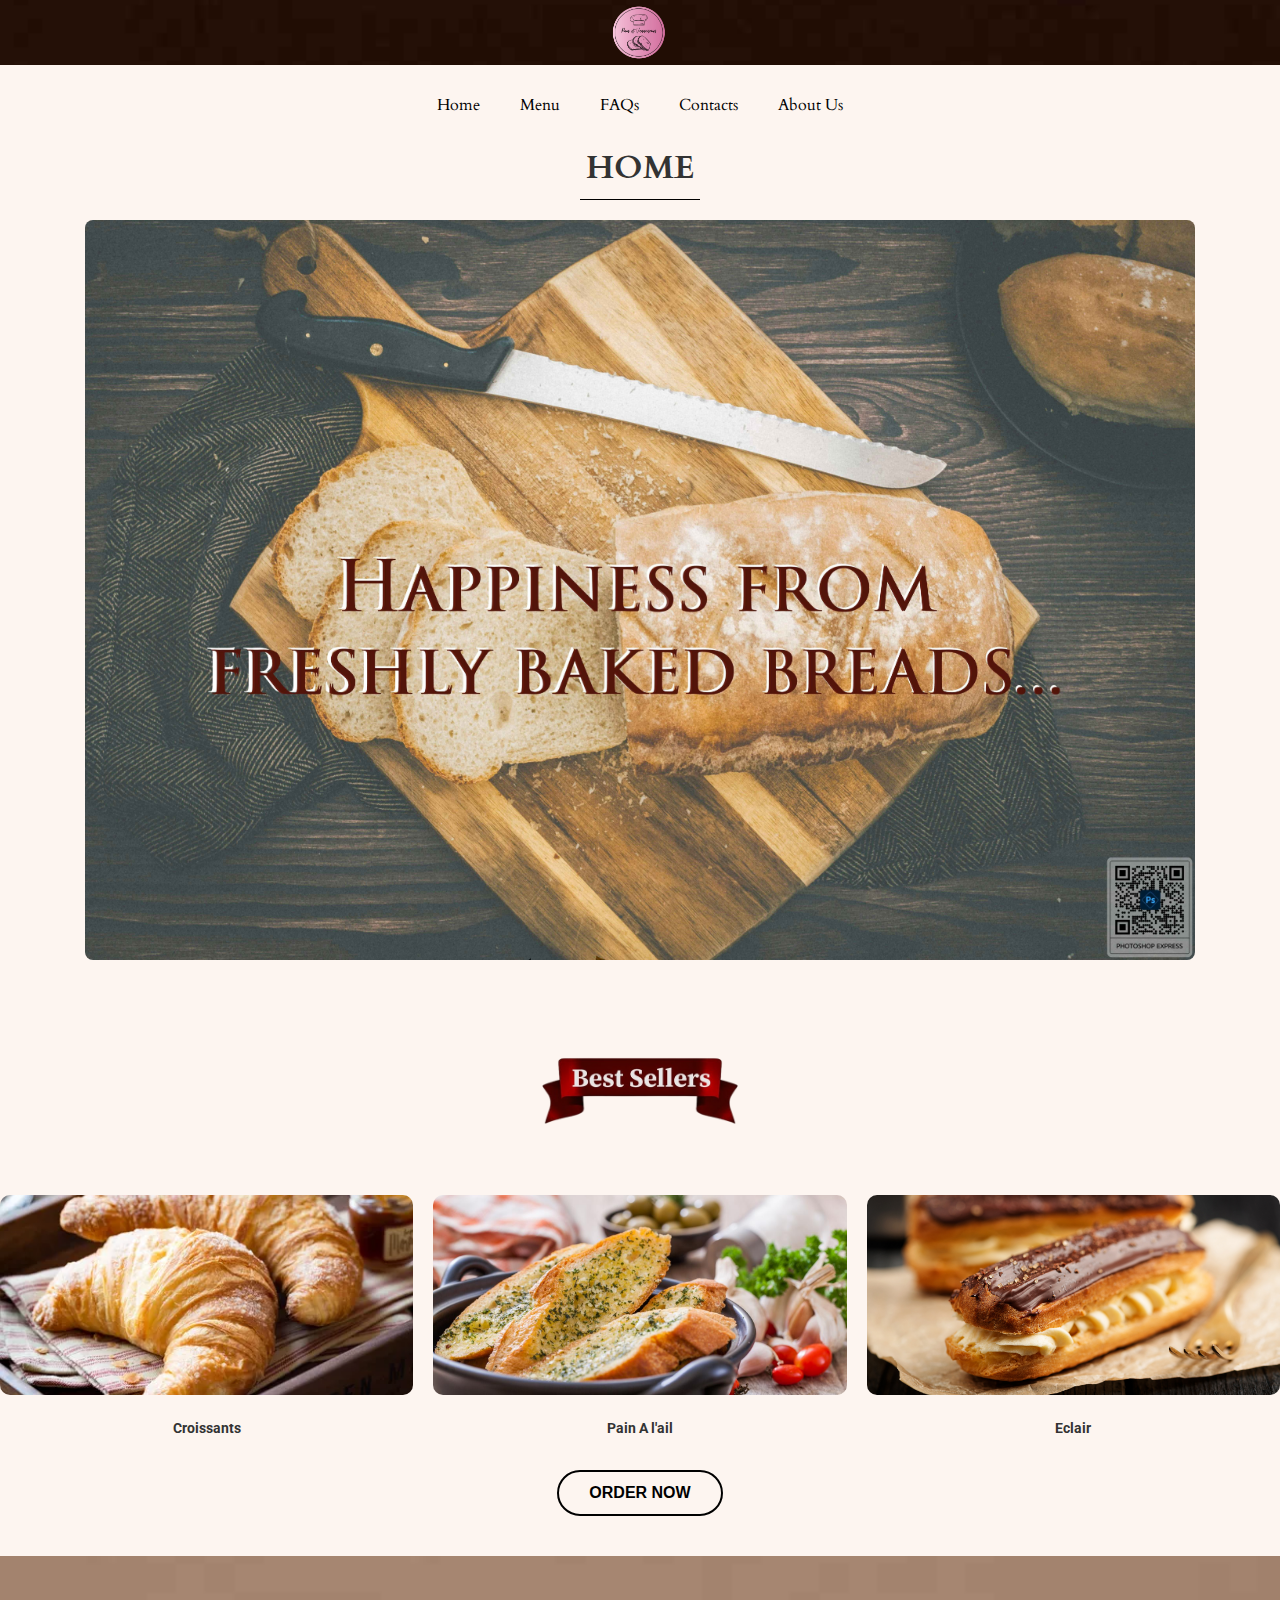
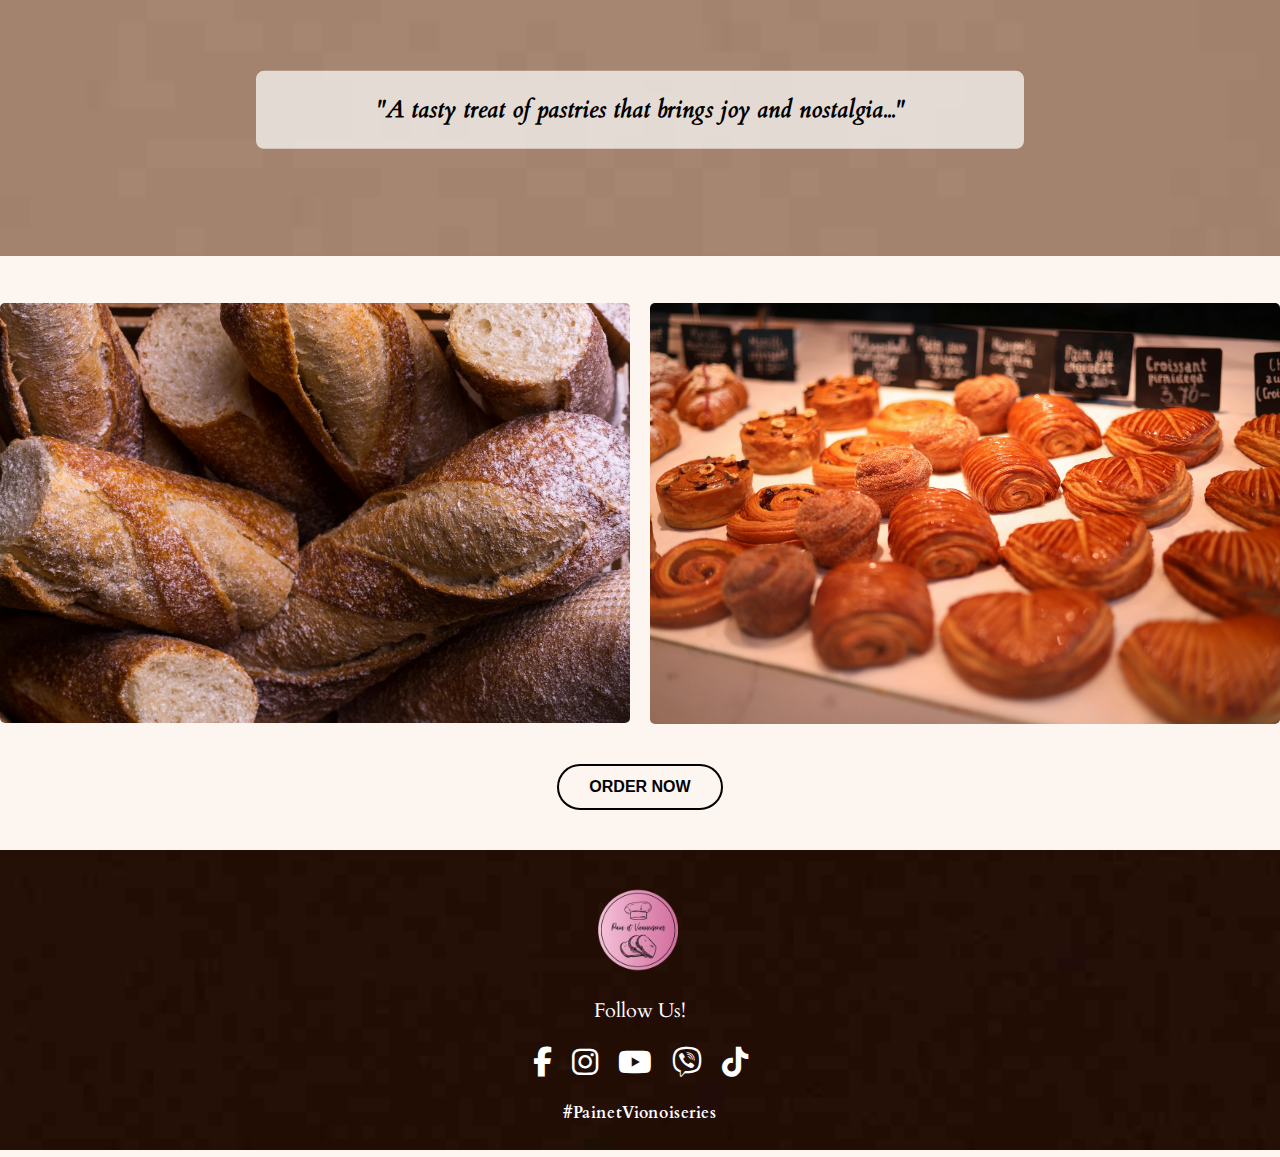
<file: index.html>
<!DOCTYPE html>
<html lang="en">
<head>
  <meta charset="UTF-8">
  <meta name="viewport" content="width=device-width, initial-scale=1.0">
  <title>Pain Et Viennoseries</title>
  <link rel="stylesheet" href="https://cdnjs.cloudflare.com/ajax/libs/font-awesome/6.5.2/css/all.min.css">
  <link rel="preconnect" href="https://fonts.googleapis.com">
  <link rel="preconnect" href="https://fonts.gstatic.com" crossorigin>
  <link href="https://fonts.googleapis.com/css2?family=Cardo:ital,wght@0,400;0,700;1,400&family=Roboto:ital,wght@0,100..900;1,100..900&display=swap" rel="stylesheet">
  <link rel="stylesheet" href="style.css">
</head>
<body>
  <header class="header">
    <img src="77a25f23a641d305a056a1147fbbe6a7.jpg" class="header-img" alt="Header background">
    <img src="Logo (1).png" class="logo" alt="Pain Et Viennoseries Logo">
    <div class="menu-btn" id="menu-btn">&#9776;</div>
    
    <nav class="nav" id="nav">
      <a href="index.html">Home</a>
      <a href="menu.html">Menu</a>
      <a href="faqs.html">FAQs</a>
      <a href="contacts.html">Contacts</a>
      <a href="about-us.html">About Us</a>
    </nav>
    
    <h1 class="header-text">
      HOME <hr>
    </h1>
  </header>

  <div class="container">
    <section class="hero">
      <img src="Pic_1 (1).jpg" class="hero-image" alt="Freshly baked breads">
      </div>
    </section>

    <section class="best-sellers">
      <div class="section-title">
        <img src="Best Seller Banner.png" alt="Best Sellers">
      </div>
      
      <div class="products">
        <div class="product">
          <img src="Croissants .webp" class="product-image" alt="Croissants">
          <div class="product-name">Croissants</div>
        </div>
        
        <div class="product">
          <img src="Pain A I'ail.jpg" class="product-image" alt="Pain A l'ail">
          <div class="product-name">Pain A l'ail</div>
        </div>
        
        <div class="product">
          <img src="Eclair.jpg" class="product-image" alt="Eclair">
          <div class="product-name">Eclair</div>
        </div>
      </div>
      
      <button class="order-now">Order Now</button>
    </section>

    <section class="quote-section">
      <img src="e306fdb55b399d67fb809b16e517e12a-1.jpg" class="quote-bg" alt="Pastries background">
      <p class="quote-text"><em>"A tasty treat of pastries that brings joy and nostalgia..."</em></p>
    </section>

    <section class="gallery">
      <img src="Pic 5 (BREADS).jpg" class="gallery-image" alt="Assorted breads">
      <img src="Pic 6 (PASTRIES).jpg" class="gallery-image" alt="Assorted pastries">
    </section>
    
    <button class="order-now">Order Now</button>
  </div>

  <footer class="footer">
    <img src="77a25f23a641d305a056a1147fbbe6a7-1.jpg" class="footer-background" alt="Footer background">
    
    <div class="footer-content">
      <img src="Logo (1).png" class="footer-logo" alt="Pain Et Viennoseries Logo">
      
      <p class="follow-us">Follow Us!</p>
      
      <div class="social-icons">
        <a href="#"><i class="fa-brands fa-facebook-f"></i></a>
        <a href="#"><i class="fa-brands fa-instagram"></i></a>
        <a href="#"><i class="fa-brands fa-youtube"></i></a>
        <a href="#"><i class="fa-brands fa-viber"></i></a>
        <a href="#"><i class="fa-brands fa-tiktok"></i></a>
      </div>
      
      <p class="hashtag">#PainetVionoiseries</p>
    </div>
  </footer>

  <script src="script.js"></script>
</body>
</html>
</file>
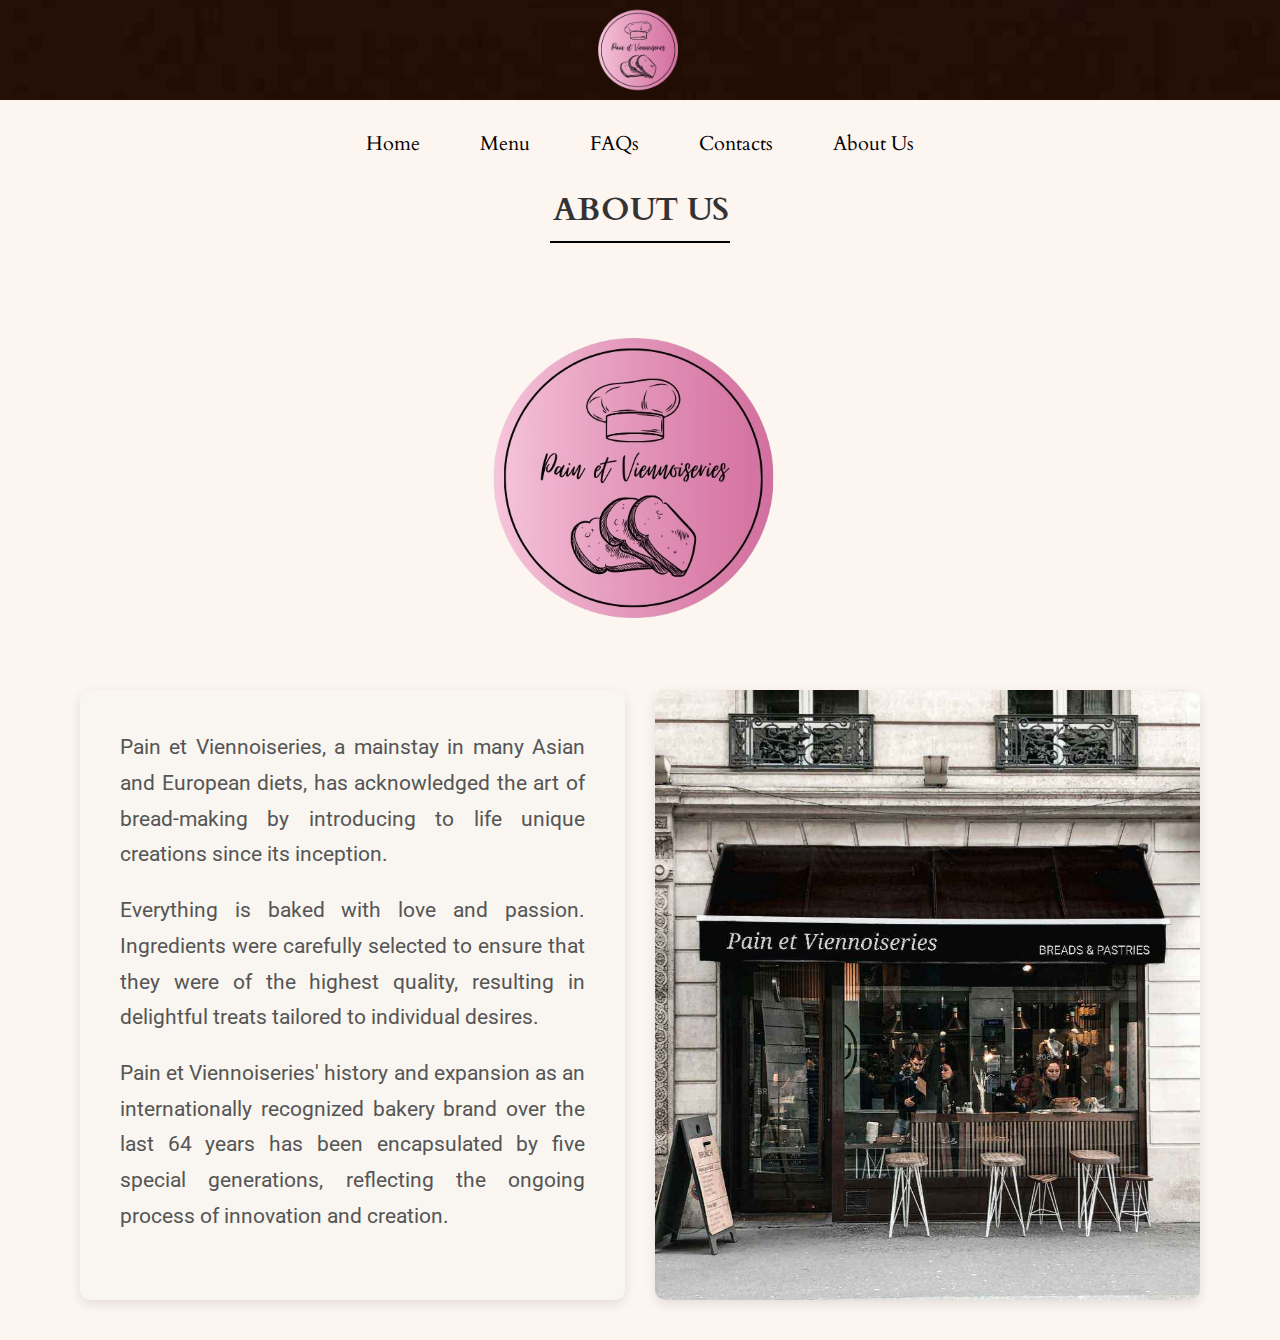
<file: about-us.html>
<!DOCTYPE html>
<html lang="en">
<head>
  <meta charset="UTF-8">
  <meta name="viewport" content="width=device-width, initial-scale=1.0">
  <title>Pain Et Viennoseries - About Us</title>
  <link rel="stylesheet" href="https://cdnjs.cloudflare.com/ajax/libs/font-awesome/6.5.2/css/all.min.css">
  <link rel="preconnect" href="https://fonts.googleapis.com">
  <link rel="preconnect" href="https://fonts.gstatic.com" crossorigin>
  <link href="https://fonts.googleapis.com/css2?family=Cardo:ital,wght@0,400;0,700;1,400&family=Roboto:ital,wght@0,100..900;1,100..900&display=swap" rel="stylesheet">
  <link rel="stylesheet" href="about-us.css">
</head>
<body>
  <header class="header">
    <div class="header-top">
      <img src="77a25f23a641d305a056a1147fbbe6a7.jpg" class="header-img" alt="Header background">
      <img src="Logo (1).png" class="logo" alt="Pain Et Viennoseries Logo">
      <div class="menu-btn" id="menu-btn">
        <span></span>
        <span></span>
        <span></span>
      </div>
    </div>
    
    <nav class="nav" id="nav">
      <a href="index.html" class="nav-link">Home</a>
      <a href="menu.html" class="nav-link">Menu</a>
      <a href="faqs.html" class="nav-link">FAQs</a>
      <a href="contacts.html" class="nav-link">Contacts</a>
      <a href="about-us.html" class="nav-link">About Us</a>
    </nav>
    
    <h1 class="header-text">
      ABOUT US <hr>
    </h1>
  </header>

  <div class="about-container">
    <div class="about-content">
      <div class="about-logo">
        <img src="Logo (1).png" alt="Pain Et Viennoseries Logo">
      </div>
      
      <div class="about-description">
        <p>Pain et Viennoiseries, a mainstay in many Asian and European diets, has acknowledged the art of bread-making by introducing to life unique creations since its inception.</p>
        
        <p>Everything is baked with love and passion. Ingredients were carefully selected to ensure that they were of the highest quality, resulting in delightful treats tailored to individual desires.</p>
        
        <p>Pain et Viennoiseries' history and expansion as an internationally recognized bakery brand over the last 64 years has been encapsulated by five special generations, reflecting the ongoing process of innovation and creation.</p>
      </div>
      
      <div class="about-image">
        <img src="received_329683743556953.jpg" alt="Our Bakery Location">
      </div>
    </div>
  </div>
  <script src="about-us.js"></script>
</body>
</html>
</file>
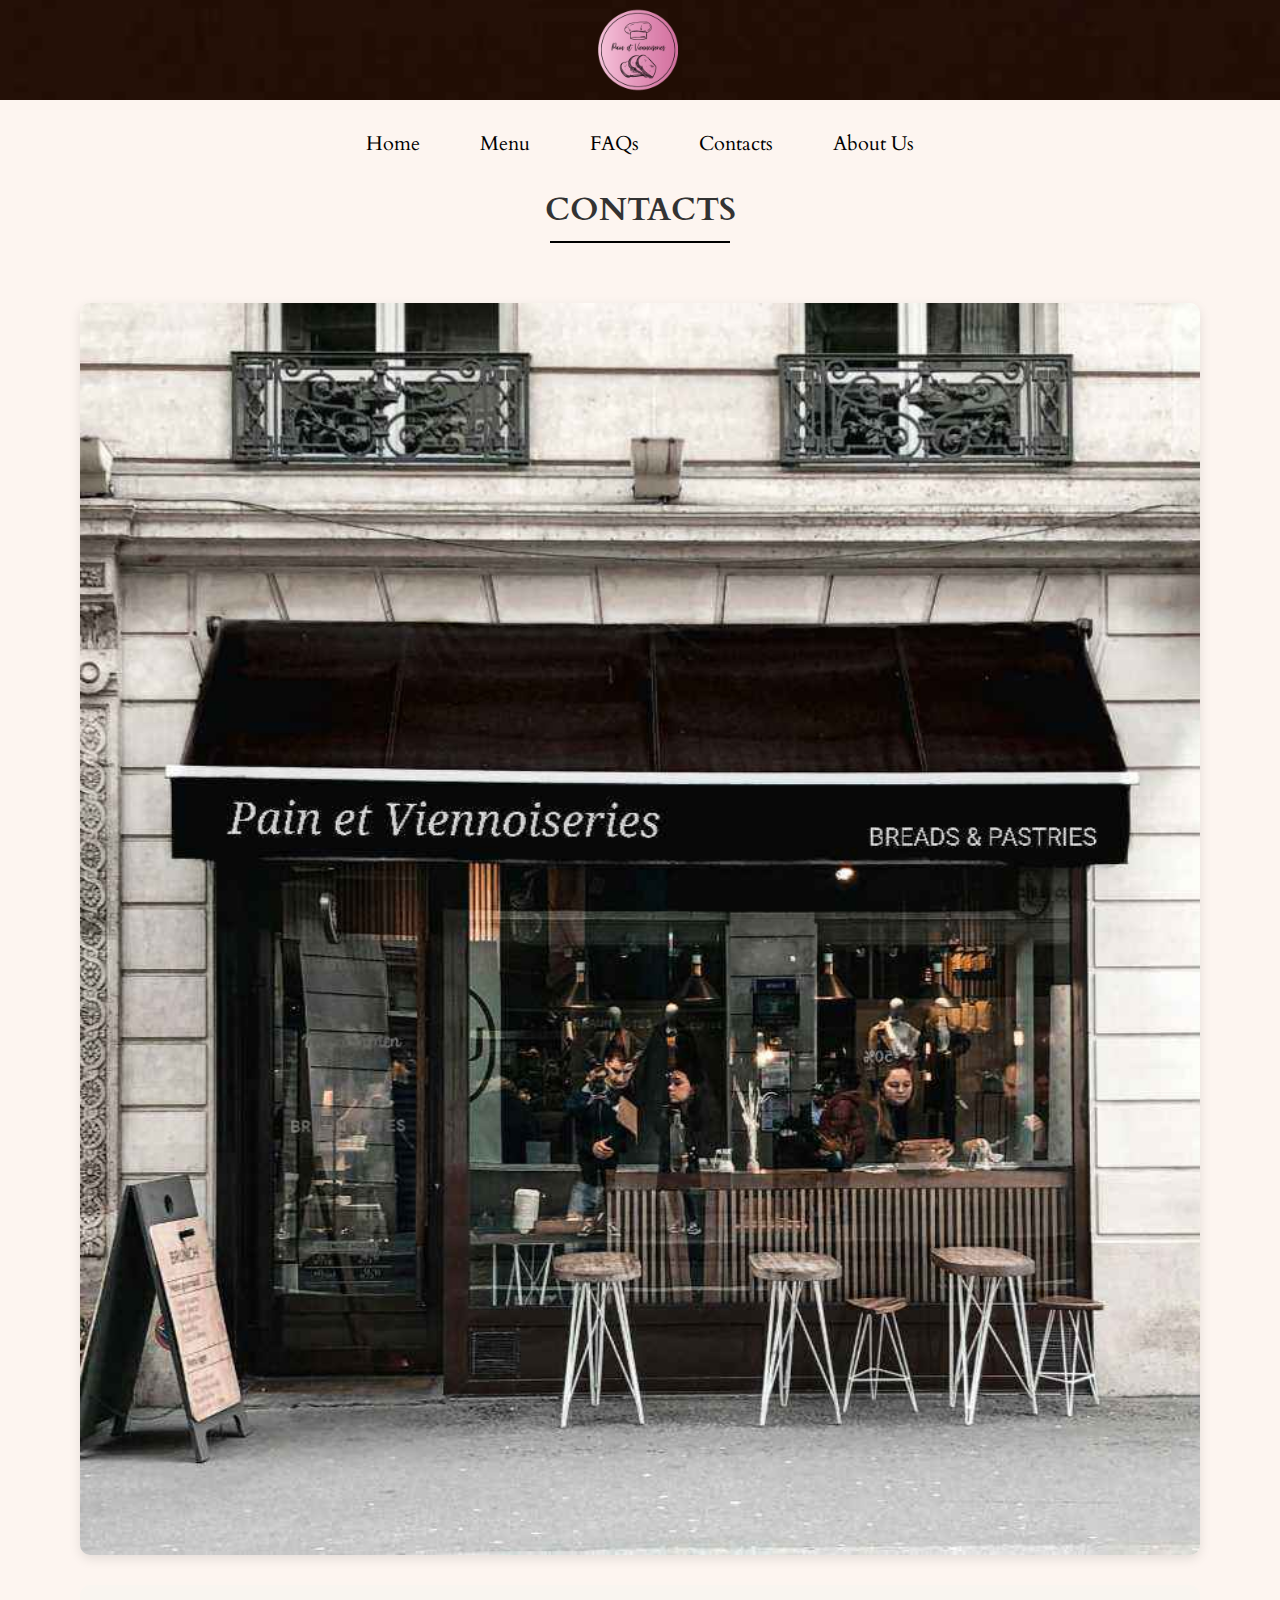
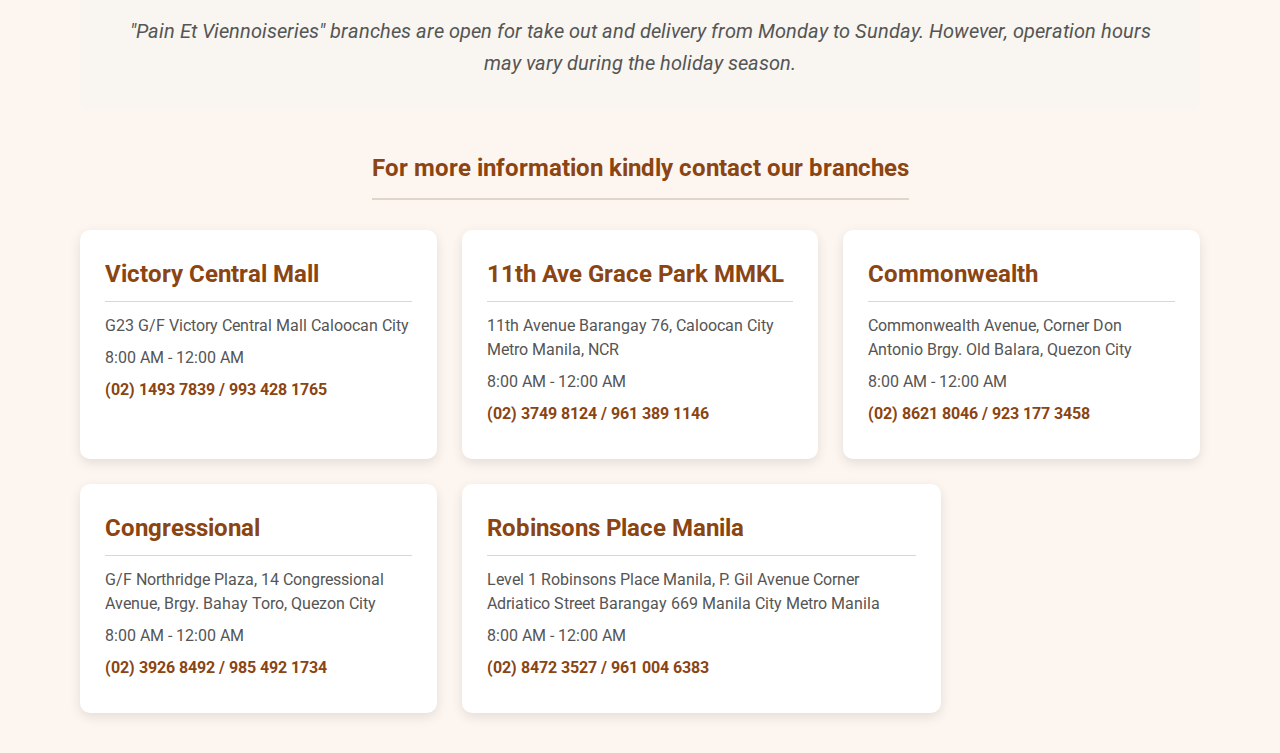
<file: contacts.html>
<!DOCTYPE html>
<html lang="en">
<head>
  <meta charset="UTF-8">
  <meta name="viewport" content="width=device-width, initial-scale=1.0">
  <title>Pain Et Viennoseries - Contacts</title>
  <link rel="stylesheet" href="https://cdnjs.cloudflare.com/ajax/libs/font-awesome/6.5.2/css/all.min.css">
  <link rel="preconnect" href="https://fonts.googleapis.com">
  <link rel="preconnect" href="https://fonts.gstatic.com" crossorigin>
  <link href="https://fonts.googleapis.com/css2?family=Cardo:ital,wght@0,400;0,700;1,400&family=Roboto:ital,wght@0,100..900;1,100..900&display=swap" rel="stylesheet">
  <link rel="stylesheet" href="contacts.css">
</head>
<body>
 <header class="header">
    <img src="77a25f23a641d305a056a1147fbbe6a7.jpg" class="header-img" alt="Header background">
    <img src="Logo (1).png" class="logo" alt="Pain Et Viennoseries Logo">
    <div class="menu-btn" id="menu-btn">&#9776;</div>
    
    <nav class="nav" id="nav">
      <a href="index.html" class="nav-link">Home</a>
      <a href="menu.html" class="nav-link">Menu</a>
      <a href="faqs.html" class="nav-link">FAQs</a>
      <a href="contacts.html" class="nav-link">Contacts</a>
      <a href="about-us.html" class="nav-link">About Us</a>
    </nav>
    
    <h1 class="header-text">
      CONTACTS <hr>
    </h1>
  </header>

  <div class="contacts-container">
    <div class="location-image">
      <img src="received_329683743556953.jpg" alt="Location">
    </div>
    
    <div class="store-info">
      <p>"Pain Et Viennoiseries" branches are open for take out and delivery from Monday to Sunday. However, operation hours may vary during the holiday season.</p>
    </div>
    
    <div class="branches-located">
      <p class="contact-branches">For more information kindly contact our branches</p>
    </div>
    
    <div class="branches-grid">
      <div class="branch-card">
        <div class="branch-info">
          <h3 class="branch-title">Victory Central Mall</h3>
          <p class="branch-address">G23 G/F Victory Central Mall Caloocan City</p>
          <p class="branch-hours">8:00 AM - 12:00 AM</p>
          <p class="branch-phone">(02) 1493 7839 / 993 428 1765</p>
        </div>
      </div>
      
      <div class="branch-card">
        <div class="branch-info">
          <h3 class="branch-title">11th Ave Grace Park MMKL</h3>
          <p class="branch-address">11th Avenue Barangay 76, Caloocan City Metro Manila, NCR</p>
          <p class="branch-hours">8:00 AM - 12:00 AM</p>
          <p class="branch-phone">(02) 3749 8124 / 961 389 1146</p>
        </div>
      </div>
      
      <div class="branch-card">
        <div class="branch-info">
          <h3 class="branch-title">Commonwealth</h3>
          <p class="branch-address">Commonwealth Avenue, Corner Don Antonio Brgy. Old Balara, Quezon City</p>
          <p class="branch-hours">8:00 AM - 12:00 AM</p>
          <p class="branch-phone">(02) 8621 8046 / 923 177 3458</p>
        </div>
      </div>
      
      <div class="branch-card">
        <div class="branch-info">
          <h3 class="branch-title">Congressional</h3>
          <p class="branch-address">G/F Northridge Plaza, 14 Congressional Avenue, Brgy. Bahay Toro, Quezon City</p>
          <p class="branch-hours">8:00 AM - 12:00 AM</p>
          <p class="branch-phone">(02) 3926 8492 / 985 492 1734</p>
        </div>
      </div>
      
      <div class="branch-card">
        <div class="branch-info">
          <h3 class="branch-title">Robinsons Place Manila</h3>
          <p class="branch-address">Level 1 Robinsons Place Manila, P. Gil Avenue Corner Adriatico Street Barangay 669 Manila City Metro Manila</p>
          <p class="branch-hours">8:00 AM - 12:00 AM</p>
          <p class="branch-phone">(02) 8472 3527 / 961 004 6383</p>
        </div>
      </div>
    </div>
  </div>

  <script src="contacts.js"></script>
</body>
</html>
</file>
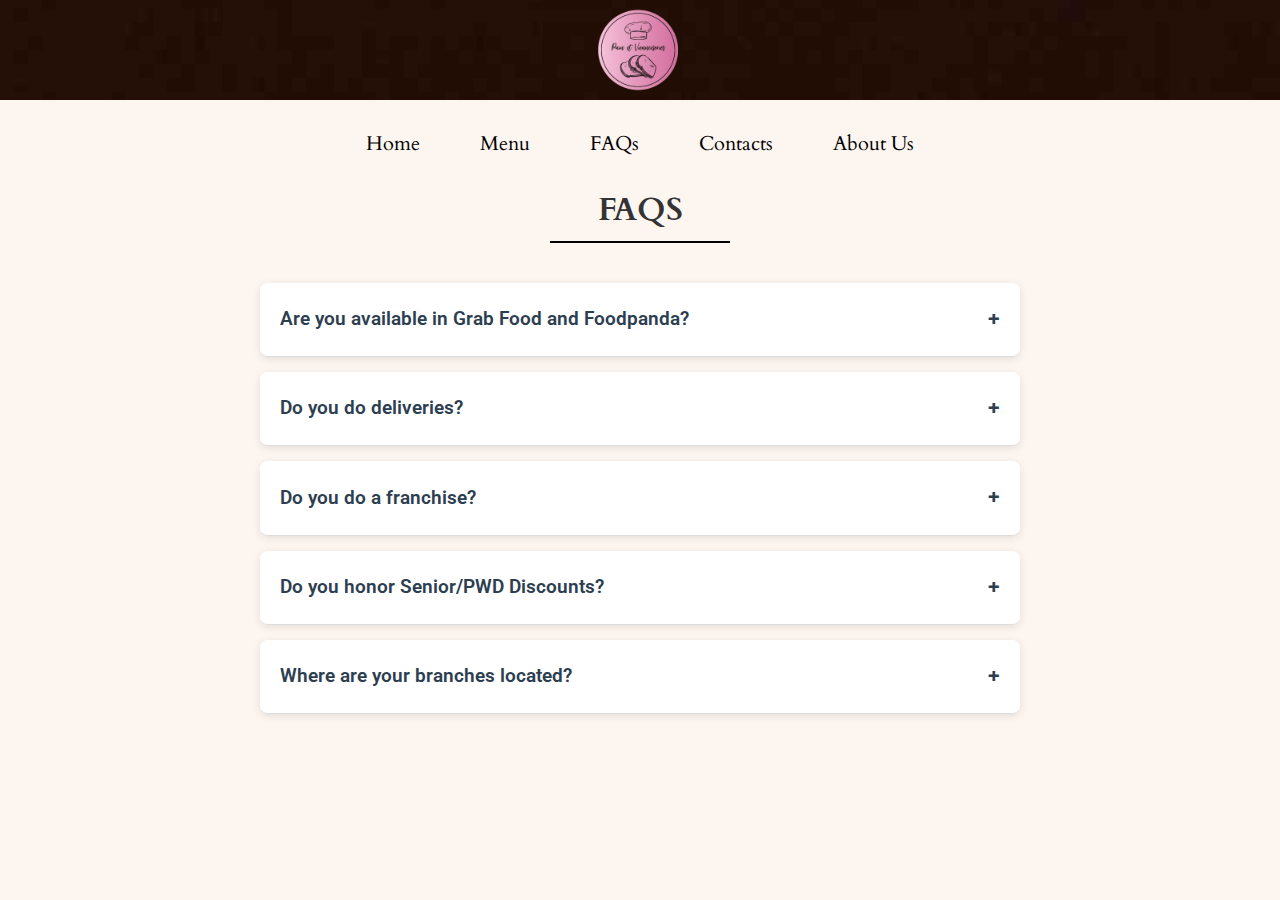
<file: faqs.html>
<!DOCTYPE html>
<html lang="en">
<head>
  <meta charset="UTF-8">
  <meta name="viewport" content="width=device-width, initial-scale=1.0">
  <title>Pain Et Viennoseries - FAQs</title>
  <link rel="stylesheet" href="https://cdnjs.cloudflare.com/ajax/libs/font-awesome/6.5.2/css/all.min.css">
  <link rel="preconnect" href="https://fonts.googleapis.com">
  <link rel="preconnect" href="https://fonts.gstatic.com" crossorigin>
  <link href="https://fonts.googleapis.com/css2?family=Cardo:ital,wght@0,400;0,700;1,400&family=Roboto:ital,wght@0,100..900;1,100..900&display=swap" rel="stylesheet">
  <link rel="stylesheet" href="faqs.css">
</head>
<body>
  <header class="header">
    <img src="77a25f23a641d305a056a1147fbbe6a7.jpg" class="header-img" alt="Header background">
    <img src="Logo (1).png" class="logo" alt="Pain Et Viennoseries Logo">
    <div class="menu-btn" id="menu-btn">&#9776;</div>
    
    <nav class="nav" id="nav">
      <a href="index.html">Home</a>
      <a href="menu.html">Menu</a>
      <a href="faqs.html">FAQs</a>
      <a href="contacts.html">Contacts</a>
      <a href="about-us.html">About Us</a>
    </nav>
    
    <h1 class="header-text">
      FAQS <hr>
    </h1>
  </header>
  
  <div class="container">
    <div class="faq-item">
      <div class="faq-question">Are you available in Grab Food and Foodpanda?<span class="faq-icon">+</span></div>
      <div class="faq-answer">Yes, you may order and purchase our freshly baked breads and pastries through Grab Food and Foodpanda.</div>
    </div>
    
    <div class="faq-item">
      <div class="faq-question">Do you do deliveries?<span class="faq-icon">+</span></div>
      <div class="faq-answer">Yes, deliveries are available. You may refer to our contact information and menu. Payment may also be via cash on delivery or online payment.</div>
    </div>
    
    <div class="faq-item">
      <div class="faq-question">Do you do a franchise?<span class="faq-icon">+</span></div>
      <div class="faq-answer">No. "Pain et Viennoiseries" is a sole proprietorship company. All branches are owned by only one owner. </div>
    </div>
    
    <div class="faq-item">
      <div class="faq-question">Do you honor Senior/PWD Discounts?<span class="faq-icon">+</span></div>
      <div class="faq-answer">According to the law, we are offering 5% discount on only breads since it is a prime commodity under basic necessities.</div>
    </div>
    
    <div class="faq-item">
      <div class="faq-question">Where are your branches located?<span class="faq-icon">+</span></div>
      <div class="faq-answer">You may visit the "CONTACTS" section of this website for more information.</div>
    </div>
    </div>
  </div>
  <script src="faqs.js"></script>
</body>
</html>
</file>
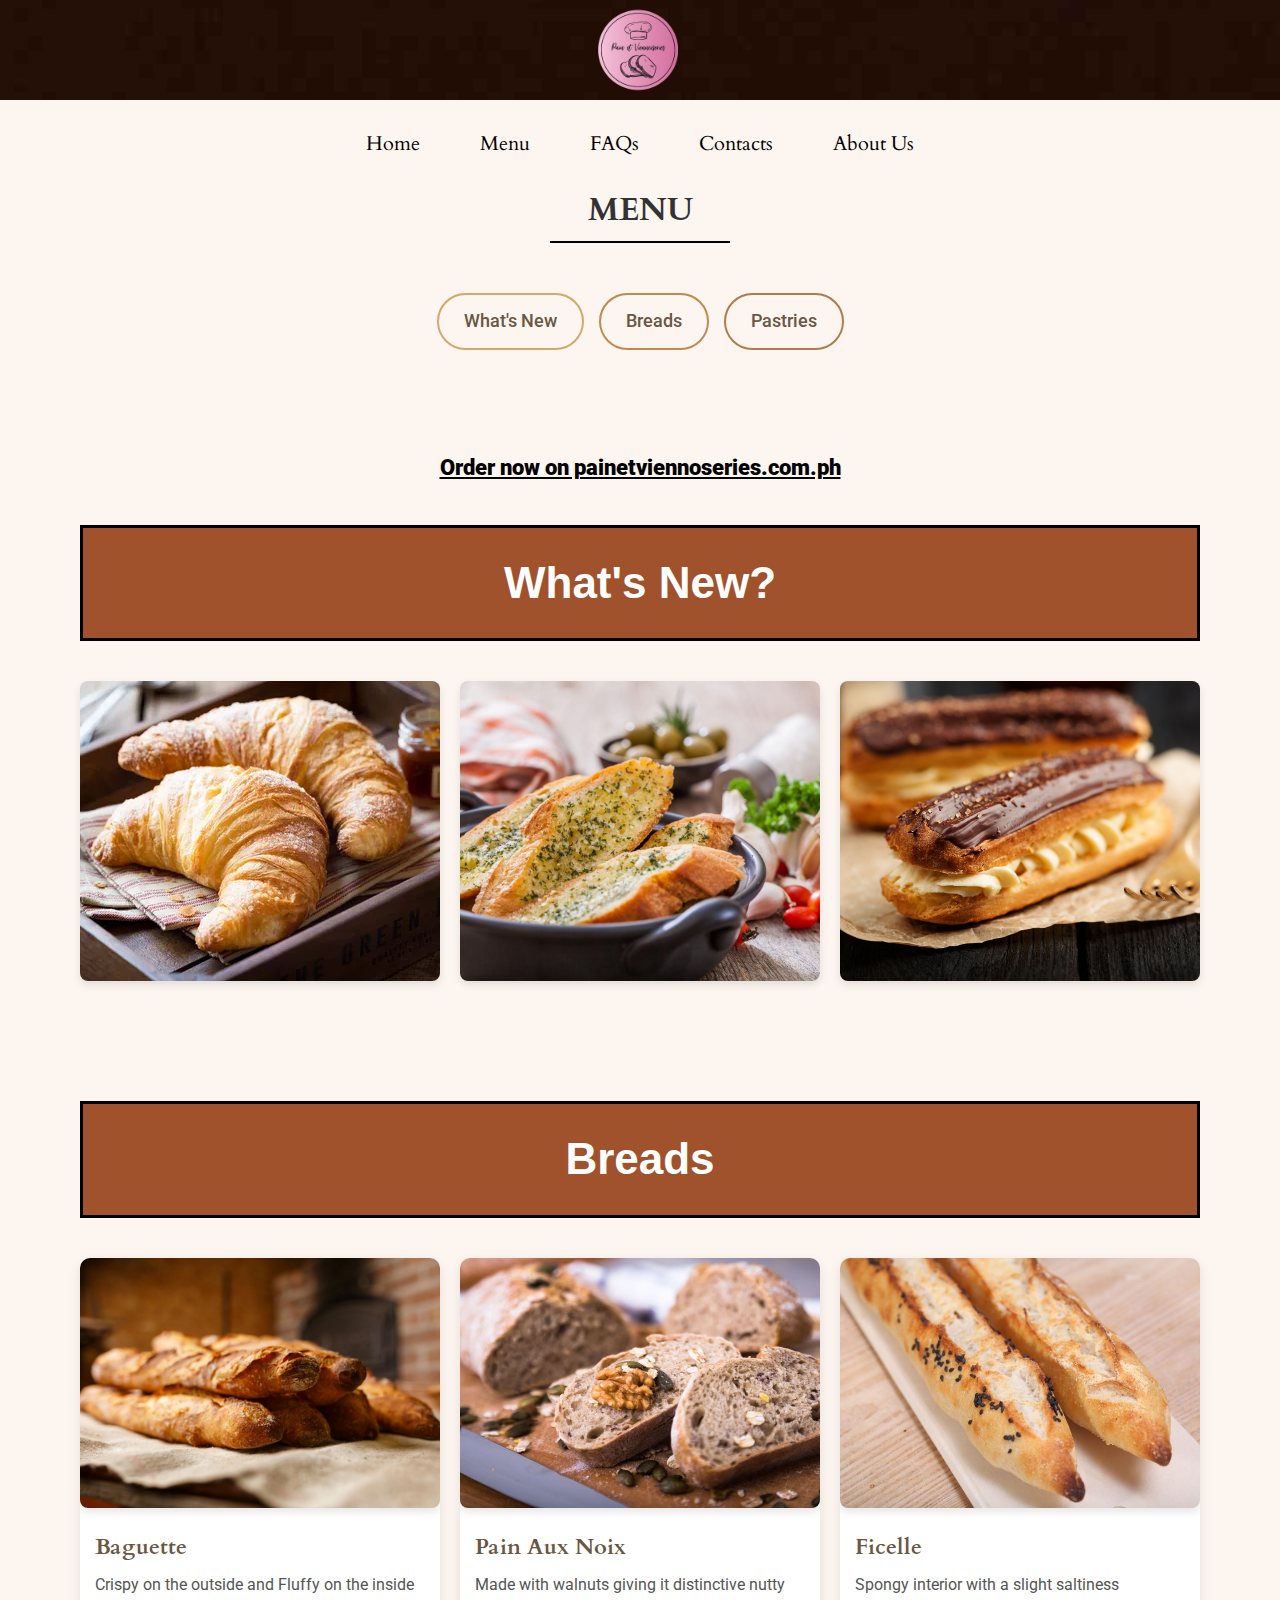
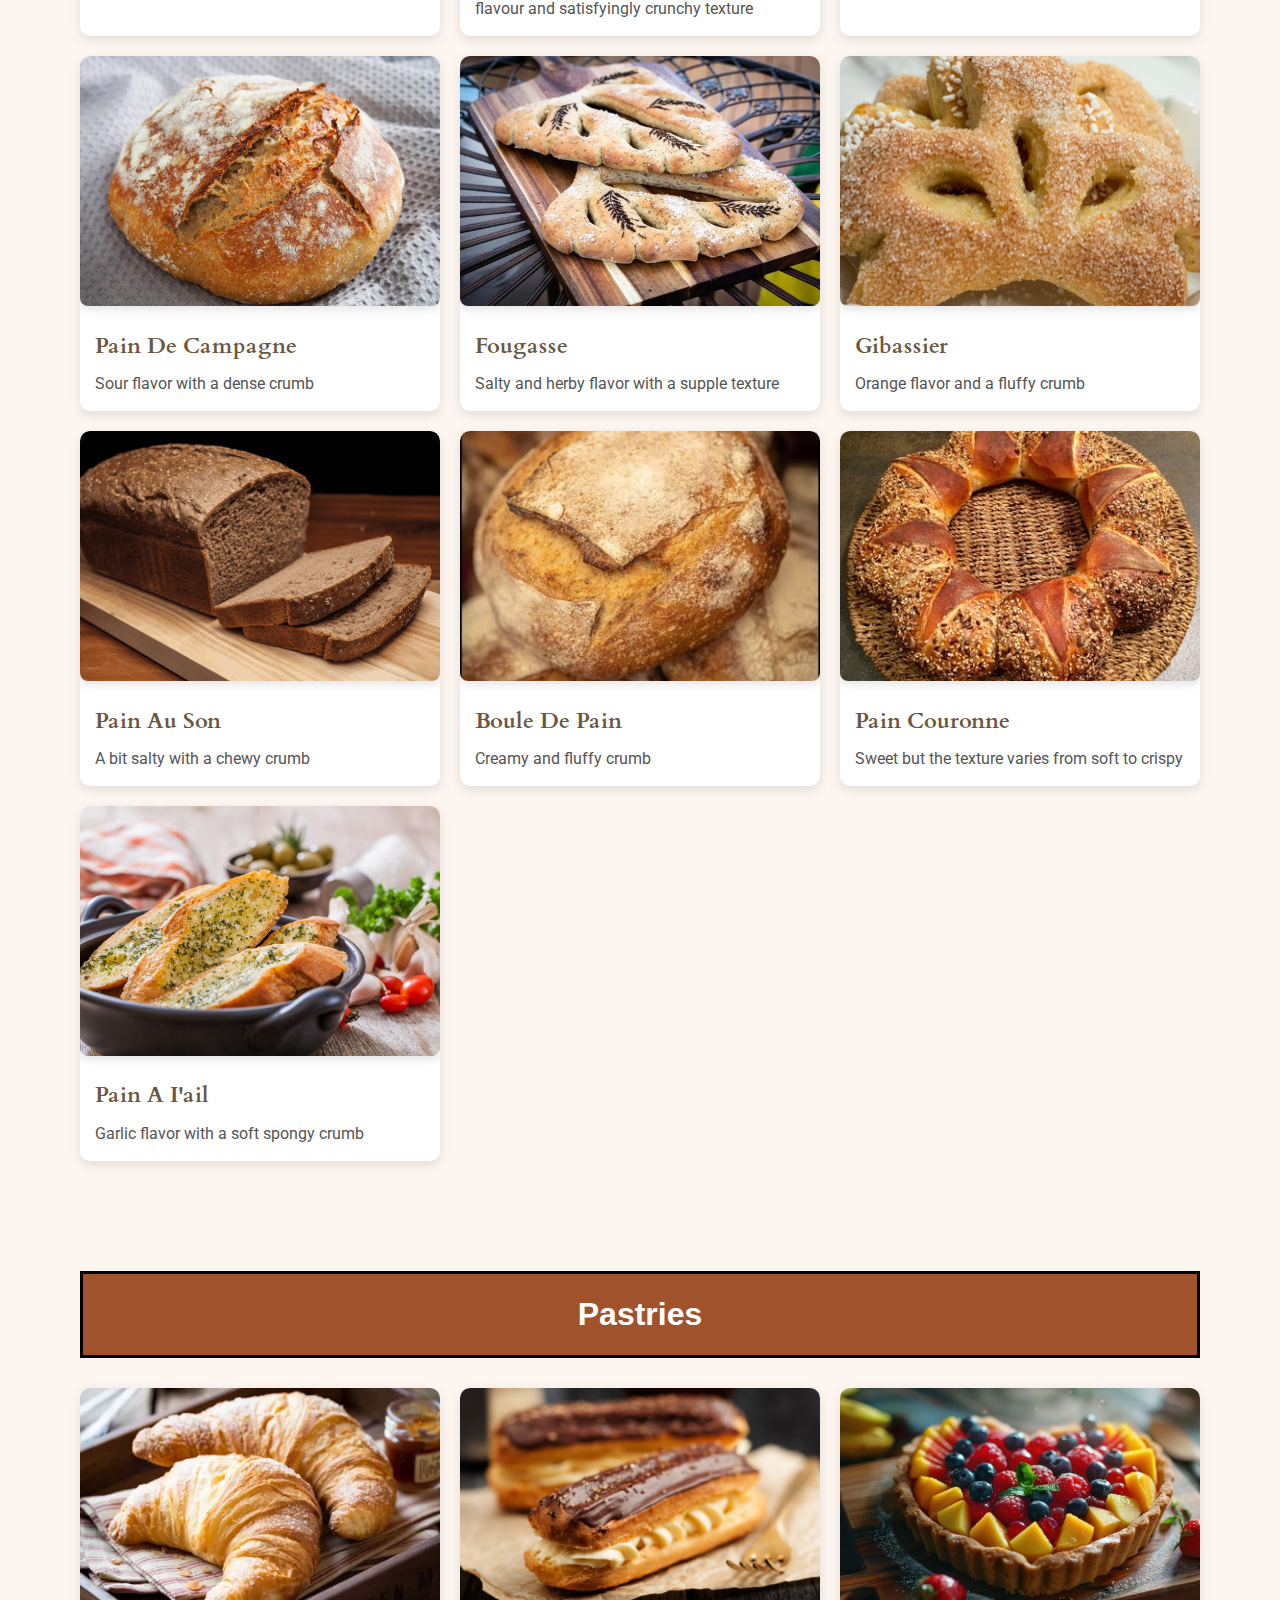
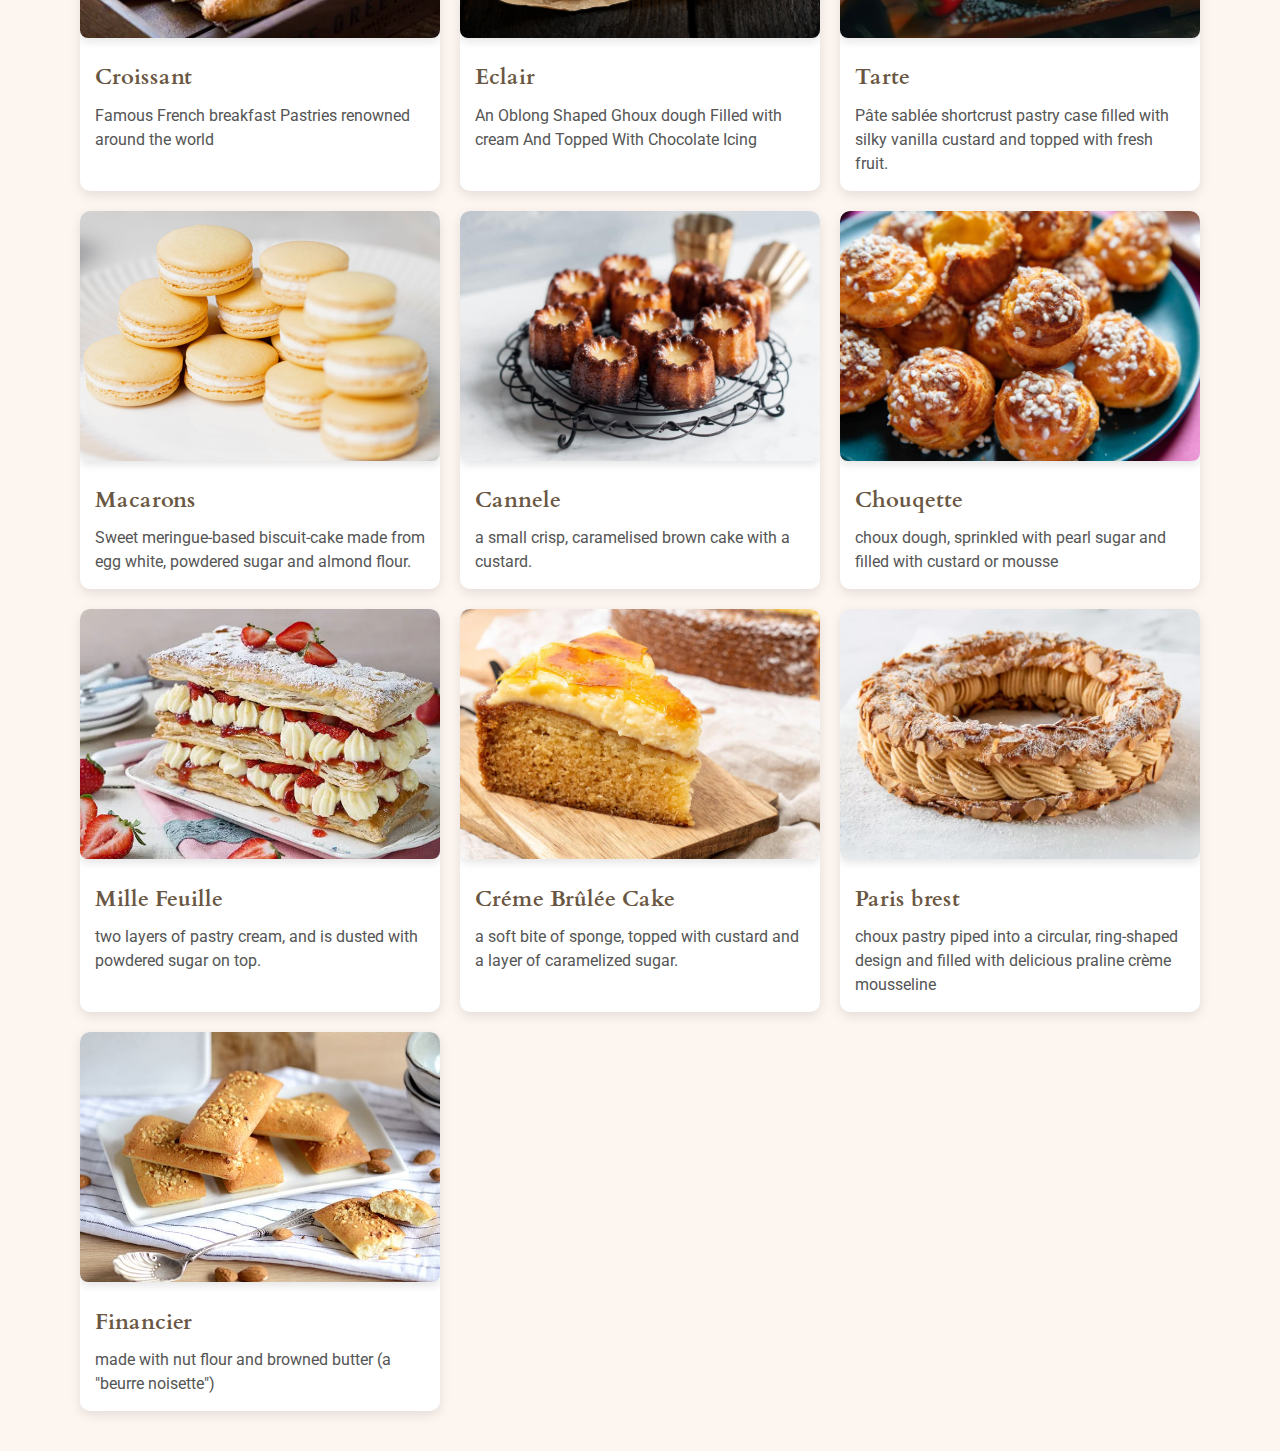
<file: menu.html>
<!DOCTYPE html>
<html lang="en">
<head>
  <meta charset="UTF-8">
  <meta name="viewport" content="width=device-width, initial-scale=1.0">
  <title>Pain Et Viennoseries</title>
  <link rel="stylesheet" href="https://cdnjs.cloudflare.com/ajax/libs/font-awesome/6.5.2/css/all.min.css">
  <link rel="preconnect" href="https://fonts.googleapis.com">
  <link rel="preconnect" href="https://fonts.gstatic.com" crossorigin>
  <link href="https://fonts.googleapis.com/css2?family=Cardo:ital,wght@0,400;0,700;1,400&family=Roboto:ital,wght@0,100..900;1,100..900&display=swap" rel="stylesheet">
  <link rel="stylesheet" href="menu.css">
</head>
<body>
  <header class="header">
    <img src="77a25f23a641d305a056a1147fbbe6a7.jpg" class="header-img" alt="Header background">
    <img src="Logo (1).png" class="logo" alt="Pain Et Viennoseries Logo">
    <div class="menu-btn" id="menu-btn">&#9776;</div>
    
    <nav class="nav" id="nav">
      <a href="index.html">Home</a>
      <a href="menu.html">Menu</a>
      <a href="faqs.html">FAQs</a>
      <a href="contacts.html">Contacts</a>
      <a href="about-us.html">About Us</a>
    </nav>
    
    <h1 class="header-text">
      MENU <hr>
    </h1>
  </header>
  
  <div class="nav-container">
      <a href="#new-menu" class="nav-link whats-new">What's New</a>
      <a href="#breads-section" class="nav-link bread">Breads</a>
      <a href="#pastries" class="nav-link pastries">Pastries</a>
  </div>
  
  <div class="container">
      <a href="index.html" class="order-now"><ins><strong>Order now on painetviennoseries.com.ph</strong></ins></a>
      <h1 class="new-menu" id="new-menu">What's New?</h1>
      
      <div class="product-grid">
        <img src="Croissants .webp" alt="croissants" class="new-product">
        <img src="Pain A I'ail.jpg" alt="pain-a-iail" class="new-product">
        <img src="Eclair.jpg" alt="eclair" class="new-product">
      </div>
  </div>
  
  <div class="bread-section" id="breads-section">
    <h1 class="breads">Breads</h1>
    
    <div class="bread-grid">
      <div class="bread-item">
        <img src="Baguette .jpeg" alt="baguette" class="bread-img">
        <div class="bread-info">
          <h3 class="bread-name">Baguette</h3>
          <p class="bread-desc">Crispy on the outside and Fluffy on the inside</p>
        </div>
      </div>
      
      <div class="bread-item">
        <img src="Pain Aux Noix.jpg" alt="pain aux noix" class="bread-img">
        <div class="bread-info">
          <h3 class="bread-name">Pain Aux Noix</h3>
          <p class="bread-desc">Made with walnuts giving it distinctive nutty flavour and satisfyingly crunchy texture</p>
        </div>
      </div>
      
      <div class="bread-item">
        <img src="Ficelle.jpg" alt="ficelle" class="bread-img">
        <div class="bread-info">
          <h3 class="bread-name">Ficelle</h3>
          <p class="bread-desc">Spongy interior with a slight saltiness</p>
        </div>
      </div>
      
      <div class="bread-item">
        <img src="Pain De Campagne.jpg" alt="pain de campagne" class="bread-img">
        <div class="bread-info">
          <h3 class="bread-name">Pain De Campagne</h3>
          <p class="bread-desc">Sour flavor with a dense crumb</p>
        </div>
      </div>
      
      <div class="bread-item">
        <img src="Fougasse.jpg" alt="fougasse" class="bread-img">
        <div class="bread-info">
          <h3 class="bread-name">Fougasse</h3>
          <p class="bread-desc">Salty and herby flavor with a supple texture</p>
        </div>
      </div>
      
      <div class="bread-item">
        <img src="Gibassier.jpg" alt="gibassier" class="bread-img">
        <div class="bread-info">
          <h3 class="bread-name">Gibassier</h3>
          <p class="bread-desc">Orange flavor and a fluffy crumb</p>
        </div>
      </div>
      
      <div class="bread-item">
        <img src="Pain Au Son.png" alt="pain au son" class="bread-img">
        <div class="bread-info">
          <h3 class="bread-name">Pain Au Son</h3>
          <p class="bread-desc">A bit salty with a chewy crumb</p>
        </div>
      </div>
      
      <div class="bread-item">
        <img src="Boule De Pain.jpg" alt="boule de pain" class="bread-img">
        <div class="bread-info">
          <h3 class="bread-name">Boule De Pain</h3>
          <p class="bread-desc">Creamy and fluffy crumb</p>
        </div>
      </div>
      
      <div class="bread-item">
        <img src="Pain Couronne .jpg" alt="pain couronne" class="bread-img">
        <div class="bread-info">
          <h3 class="bread-name">Pain Couronne</h3>
          <p class="bread-desc">Sweet but the texture varies from soft to crispy</p>
        </div>
      </div>
      
      <div class="bread-item">
        <img src="Pain A I'ail.jpg" alt="pain a I'ail" class="bread-img">
        <div class="bread-info">
          <h3 class="bread-name">Pain A I'ail</h3>
          <p class="bread-desc">Garlic flavor with a soft spongy crumb</p>
        </div>
      </div>
    </div>
  </div>
  <div class="pastries-section" id="pastries">
      <h1 class="pastrie">Pastries</h1>
      
      <div class="pastries-grid">
          <div class="pastries-item">
              <img src="Croissants .webp" class="pastries-img">
              <div class="pastries-info">
                  <h3 class="pastries-name">Croissant</h3>
                  <p class="pastries-desc">Famous French breakfast Pastries renowned around the world</p>
              </div>
          </div>
          <div class="pastries-item">
              <img src="Eclair.jpg" class="pastries-img">
              <div class="pastries-info">
                  <h3 class="pastries-name">Eclair</h3>
                  <p class="pastries-desc">An Oblong Shaped Ghoux dough Filled with cream And Topped With Chocolate Icing</p>
              </div>
          </div>
          <div class="pastries-item">
              <img src="Tarte.jpg" class="pastries-img">
              <div class="pastries-info">
                  <h3 class="pastries-name">Tarte</h3>
                  <p class="pastries-desc">Pâte sablée shortcrust pastry case filled with silky vanilla custard and topped with fresh fruit.</p>
              </div>
          </div>
          <div class="pastries-item">
              <img src="Macarons.jpg" class="pastries-img">
              <div class="pastries-info">
                  <h3 class="pastries-name">Macarons</h3>
                  <p class="pastries-desc">Sweet meringue-based biscuit-cake made from egg white, powdered sugar and almond flour.</p>
              </div>
          </div>
          <div class="pastries-item">
              <img src="Cannele.jpg" class="pastries-img">
              <div class="pastries-info">
                  <h3 class="pastries-name">Cannele</h3>
                  <p class="pastries-desc">a small crisp, caramelised brown cake with a custard.</p>
              </div>
          </div>
          <div class="pastries-item">
              <img src="Chouqette.jpg" class="pastries-img">
              <div class="pastries-info">
                  <h3 class="pastries-name">Chouqette</h3>
                  <p class="pastries-desc">choux dough, sprinkled with pearl sugar and filled with custard or mousse</p>
              </div>
          </div>
          <div class="pastries-item">
              <img src="Mille Feuille .jpg.webp" class="pastries-img">
              <div class="pastries-info">
                  <h3 class="pastries-name">Mille Feuille</h3>
                  <p class="pastries-desc">two layers of pastry cream, and is dusted with powdered sugar on top.</p>
              </div>
          </div>
          <div class="pastries-item">
              <img src="Créme Brûlée Cake.jpg" class="pastries-img">
              <div class="pastries-info">
                  <h3 class="pastries-name">Créme Brûlée Cake</h3>
                  <p class="pastries-desc">
                  a soft bite of sponge, topped with custard and a layer of caramelized sugar.</p>
              </div>
          </div>
          <div class="pastries-item">
              <img src="Paris-brest .webp" class="pastries-img">
              <div class="pastries-info">
                  <h3 class="pastries-name">Paris brest</h3>
                  <p class="pastries-desc">choux pastry piped into a circular, ring-shaped design and filled with delicious praline crème mousseline</p>
              </div>
          </div>
          <div class="pastries-item">
              <img src="Financier.jpg" class="pastries-img">
              <div class="pastries-info">
                  <h3 class="pastries-name">Financier</h3>
                  <p class="pastries-desc">made with nut flour and browned butter (a "beurre noisette")</p>
              </div>
          </div>
      </div>
  </div>
  
  <script src="menu.js"></script>
</body>
</html>
</file>
<file: style.css>
* {
  box-sizing: border-box;
  margin: 0;
  padding: 0;
}
html {
  scroll-behavior: smooth;
}
body {
  font-family: 'Roboto', Arial, sans-serif;
  margin: 0;
  padding: 0;
  background: #fdf5f0;
  color: #333;
  line-height: 1.6;
}
img {
  max-width: 100%;
  height: auto;
    }
    
.container {
   width: 100%;
   padding: 0 15px;
   margin: 0 auto;
}
.header {
   position: relative;
   width: 100%;
}
.header-img {
   width: 100%;
   height: 65px;
   object-fit: cover;
}
.logo {
   position: absolute;
   top: 0;
   left: 50%;
   transform: translateX(-50%);
   height: 65px;
   z-index: 10;
}
.header-text {
   text-align: center;
   margin: 10px 0;
   font-family: 'Cardo', serif;
}
.header-text hr {
   width: 120px;
   margin: 5px auto;
   animation: slideIn 2s infinite alternate;
   border: none;
   background: #000;
   height: 1px;
}
@keyframes slideIn {
   0% { transform: translateX(-90%); }
   100% { transform: translateX(0); }
}
.menu-btn {
   display: block;
   font-size: 30px;
   padding: 10px;
   color: #000;
   position: absolute;
   top: -2px;
   left: 10px;
   z-index: 1000;
   cursor: pointer;
}
.nav {
   display: none;
   flex-direction: column;
   background: #f4f4f4;
   position: absolute;
   top: 65px;
   left: 0;
   width: 100%;
   box-shadow: 0 4px 6px rgba(0,0,0,0.1);
   z-index: 999;
}
.nav.active {
   display: flex;
}
.nav a {
   padding: 12px 20px;
   text-decoration: none;
   color: #000;
   border-bottom: 1px solid #ddd;
   text-align: center;
   font-family: 'Cardo', serif;
}
.nav a:hover {
   background: #ddd;
}
.hero {
   position: relative;
   margin: 20px 0;
}
.hero-image {
   width: 100%;
   border-radius: 8px;
}
.hero-text {
   position: absolute;
   top: 50%;
   left: 50%;
   transform: translate(-50%, -50%);
   color: #fff;
   text-align: center;
   text-shadow: 2px 2px 4px rgba(0,0,0,0.7);
   width: 90%;
}
.section-title {
   text-align: center;
   margin: 30px 0 20px;
   font-family: 'Cardo', serif;
   position: relative;
}
.section-title img {
   max-width: 300px;
}
.products {
   display: grid;
   grid-template-columns: repeat(auto-fit, minmax(200px, 1fr));
   gap: 20px;
   margin: 20px 0;
}
.product {
   text-align: center;
}
.product-image {
   width: 100%;
   height: 150px;
   object-fit: cover;
   border-radius: 10px;
   margin-bottom: 10px;
}
.product-name {
   font-weight: bold;
   font-size: 14px;
   margin-top: 5px;
}
.order-now {
   padding: 12px 30px;
   background: transparent;
   color: #000;
   border: 2px solid #000;
   border-radius: 30px;
   font-size: 16px;
   font-weight: bold;
   text-transform: uppercase;
   cursor: pointer;
   overflow: hidden;
   transition: all 0.4s ease;
   display: block;
   margin: 30px auto;
   position: relative;
   z-index: 1;
}
.order-now:hover {
   color: #fff;
   background: #000;
}
.quote-section {
   position: relative;
   margin: 40px 0;
}
.quote-bg {
   width: 100%;
   height: 300px;
   object-fit: cover;
}
.quote-text {
   position: absolute;
   top: 50%;
   left: 50%;
   transform: translate(-50%, -50%);
   color: #000;
   font-size: 18px;
   text-align: center;
   width: 80%;
   font-weight: bold;
   font-family: 'Cardo', serif;
   background: rgba(255, 255, 255, 0.7);
   padding: 20px;
   border-radius: 8px;
}
.gallery {
   display: grid;
   grid-template-columns: 1fr;
   gap: 20px;
   margin: 20px 0 40px;
}
.gallery-image {
   width: 100%;
   border-radius: 5px;
}
.footer {
   position: relative;
   margin-top: 40px;
   color: white;
   text-align: center;
}
.footer-background {
    width: 100%;
    height: 300px;
    object-fit: cover;
}
.footer-content {
    position: absolute;
    top: 0;
    left: 0;
    width: 100%;
    height: 100%;
    display: flex;
    flex-direction: column;
    justify-content: center;
    align-items: center;
    padding: 20px;
}
.footer-logo {
    height: 100px;
    margin-bottom: 15px;
}
.follow-us {
    margin-bottom: 20px;
    font-family: 'Cardo', serif;
    font-size: 20px;
}
.social-icons {
    display: flex;
    justify-content: center;
    gap: 20px;
    margin-bottom: 20px;
}
.social-icons i {
    font-size: 30px;
    color: white;
}
.hashtag {
    font-family: 'Cardo', serif;
    font-weight: bold;
}
@media (min-width: 576px) {
.container {
     max-width: 540px;
}
.gallery {
     grid-template-columns: repeat(2, 1fr);
 }
}
@media (min-width: 768px) {
.container {
     max-width: 720px;
}
.menu-btn {
     display: none;
}
.nav {
     display: flex;
     flex-direction: row;
     position: static;
     background: transparent;
     box-shadow: none;
     justify-content: center;
     width: 100%;
     margin: 15px 0;
}
.nav a {
     border-bottom: none;
     margin: 0 10px;
     padding: 5px 10px;
}
.nav a:hover {
     background: transparent;
     text-decoration: underline;
}
.products {
     grid-template-columns: repeat(3, 1fr);
}
.quote-text {
     font-size: 22px;
     width: 70%;
 }
}
@media (min-width: 992px) {
.container {
     max-width: 960px;
}
.header-text {
     margin: 20px 0;
}
.product-image {
     height: 200px;
}
.quote-text {
     font-size: 24px;
     width: 60%;
}
.gallery {
     grid-template-columns: repeat(2, 1fr);
 }
}
@media (min-width: 1200px) {
.container {
    max-width: 1140px;
 }
}
</file>
<file: about-us.css>
* {
  box-sizing: border-box;
  margin: 0;
  padding: 0;
}
html {
  scroll-behavior: smooth;
}
body {
  font-family: 'Roboto', Arial, sans-serif;
  background: #fdf5f0;
  color: #333;
  line-height: 1.6;
}
img {
  max-width: 100%;
  height: auto;
}
.header {
  position: relative;
  width: 100%;
}
.header-img {
  width: 100%;
  height: 65px;
  object-fit: cover;
}
.logo {
  position: absolute;
  top: 0;
  left: 50%;
  transform: translateX(-50%);
  height: 65px;
  z-index: 10;
}
.header-text {
  text-align: center;
  margin: 10px 0;
  font-family: 'Cardo', serif;
}
.header-text hr {
  width: 120px;
  margin: 5px auto;
  animation: slideIn 2s infinite alternate;
  border: none;
  background: #000;
  height: 1px;
}
@keyframes slideIn {
  0% { transform: translateX(-90%); }
  100% { transform: translateX(0); }
}
.menu-btn {
  display: block;
  font-size: 30px;
  padding: 10px;
  color: #000;
  position: absolute;
  top: -2px;
  left: 10px;
  z-index: 1000;
  cursor: pointer;
}
.nav {
  display: none;
  flex-direction: column;
  background: #f4f4f4;
  position: absolute;
  top: 65px;
  left: 0;
  width: 100%;
  box-shadow: 0 4px 6px rgba(0,0,0,0.1);
  z-index: 999;
}
.nav.active {
  display: flex;
}
.nav a {
  padding: 12px 20px;
  text-decoration: none;
  color: #000;
  border-bottom: 1px solid #ddd;
  text-align: center;
  font-family: 'Cardo', serif;
}
.nav a:hover {
  background: #ddd;
}
.nav-container {
  display: flex;
  justify-content: center;
  padding: 20px;
  flex-wrap: wrap;
  gap: 15px;
}
.about-container {
  max-width: 1200px;
  margin: 0 auto;
  padding: 20px;
}
.about-content {
  display: flex;
  flex-direction: column;
  gap: 30px;
}
.about-logo {
  text-align: center;
  margin-bottom: 20px;
}
.about-logo img {
  max-width: 250px;
  height: auto;
}
.about-description {
  background-color: #f9f5f0;
  padding: 25px;
  border-radius: 10px;
  box-shadow: 0 4px 12px rgba(0,0,0,0.1);
}
.about-description p {
  font-size: 18px;
  line-height: 1.7;
  color: #555;
  margin-bottom: 20px;
  text-align: justify;
}
.about-description p:last-child {
  margin-bottom: 0;
}
.about-image {
  border-radius: 10px;
  overflow: hidden;
  box-shadow: 0 4px 12px rgba(0,0,0,0.1);
}
.about-image img {
  width: 100%;
  height: auto;
  display: block;
}
@media (min-width: 768px) {
.about-container {
  padding: 30px;
}
.about-logo img {
  max-width: 300px;
}
.about-description {
  padding: 30px;
}
.about-description p {
  font-size: 19px;
 }
}
@media (min-width: 992px) {
.about-container {
  padding: 40px;
}
.about-content {
  display: grid;
  grid-template-columns: 1fr 1fr;
  grid-template-rows: auto auto;
  gap: 30px;
}
.about-logo {
  grid-column: 1 / -1;
  text-align: center;
  margin-bottom: 0;
}
.about-logo img {
  max-width: 350px;
}
.about-description {
  grid-column: 1;
  grid-row: 2;
}
.about-image {
  grid-column: 2;
  grid-row: 2;
  align-self: center;
}
.about-description p {
  font-size: 20px;
 }
}
@media (min-width: 1200px) {
.about-description {
  padding: 40px;
}
.about-description p {
  font-size: 21px;
 }
}
@media (max-width: 480px) {
.about-container {
  padding: 15px;
}
.about-logo img {
  max-width: 200px;
}
.about-description {
  padding: 20px;
}
.about-description p {
  font-size: 16px;
  text-align: left;
 }
}
@media (min-width: 768px) {
.menu-btn {
  display: none;
}
.nav {
  display: flex;
  flex-direction: row;
  position: static;
  background: transparent;
  box-shadow: none;
  justify-content: center;
  width: 100%;
  margin: 15px 0;
}
.nav a {
  border-bottom: none;
  margin: 0 10px;
  padding: 5px 10px;
}
.nav a:hover {
  background: transparent;
  text-decoration: underline;
}
@media (max-width: 600px) {
.nav-container {
  flex-direction: column;
  align-items: center;
}
.nav-link {
  width: 80%;
  margin: 5px 0;
 }
}
@media (min-width: 992px) {
.header-img {
  height: 100px;
}
.logo {
  height: 100px;
}
.header-text {
  font-size: 28px;
  margin: 20px 0;
}
.header-text hr {
  width: 180px;
  height: 2px;
}
.nav a {
  font-size: 18px;
  margin: 0 15px;
}
.nav-container {
  padding: 30px;
}
.nav-link {
  padding: 12px 25px;
  font-size: 18px;
}
@media (min-width: 1200px) {
.header-text {
  font-size: 32px;
}
.nav a {
  font-size: 20px;
  margin: 0 20px;
}
</file>
<file: contacts.css>
* {
  box-sizing: border-box;
  margin: 0;
  padding: 0;
}
html {
  scroll-behavior: smooth;
}
body {
  font-family: 'Roboto', Arial, sans-serif;
  background: #fdf5f0;
  color: #333;
  line-height: 1.6;
}
img {
  max-width: 100%;
  height: auto;
}
.header {
  position: relative;
  width: 100%;
}
.header-img {
  width: 100%;
  height: 65px;
  object-fit: cover;
}
.logo {
  position: absolute;
  top: 0;
  left: 50%;
  transform: translateX(-50%);
  height: 65px;
  z-index: 10;
}
.header-text {
  text-align: center;
  margin: 10px 0;
  font-family: 'Cardo', serif;
}
.header-text hr {
  width: 120px;
  margin: 5px auto;
  animation: slideIn 2s infinite alternate;
  border: none;
  background: #000;
  height: 1px;
}
@keyframes slideIn {
  0% { transform: translateX(-90%); }
  100% { transform: translateX(0); }
}
.menu-btn {
  display: block;
  font-size: 30px;
  padding: 10px;
  color: #000;
  position: absolute;
  top: -2px;
  left: 10px;
  z-index: 1000;
  cursor: pointer;
}
.nav {
  display: none;
  flex-direction: column;
  background: #f4f4f4;
  position: absolute;
  top: 65px;
  left: 0;
  width: 100%;
  box-shadow: 0 4px 6px rgba(0,0,0,0.1);
  z-index: 999;
}
.nav.active {
  display: flex;
}
.nav a {
  padding: 12px 20px;
  text-decoration: none;
  color: #000;
  border-bottom: 1px solid #ddd;
  text-align: center;
  font-family: 'Cardo', serif;
}
.nav a:hover {
  background: #ddd;
}
.nav-container {
  display: flex;
  justify-content: center;
  padding: 20px;
  flex-wrap: wrap;
  gap: 15px;
}
.contacts-container {
  max-width: 1200px;
  margin: 0 auto;
  padding: 20px;
}
.location-image {
  margin-bottom: 30px;
  border-radius: 10px;
  overflow: hidden;
  box-shadow: 0 4px 12px rgba(0,0,0,0.1);
}
.location-image img {
  width: 100%;
  height: auto;
  display: block;
}
.store-info {
  background-color: #f9f5f0;
  padding: 20px;
  border-radius: 10px;
  margin-bottom: 30px;
  text-align: center;
  font-style: italic;
}
.store-info p {
  margin: 0;
  font-size: 18px;
  color: #555;
  line-height: 1.6;
}
.branches-located {
  text-align: center;
  margin-bottom: 30px;
}
.contact-branches {
  font-size: 22px;
  font-weight: bold;
  color: #8B4513;
  margin: 0;
  padding: 10px 0;
  border-bottom: 2px solid #e0d6c8;
  display: inline-block;
}
.branches-grid {
  display: grid;
  grid-template-columns: 1fr;
  gap: 20px;
  margin-top: 30px;
}
.branch-card {
  background: white;
  border-radius: 10px;
  overflow: hidden;
  box-shadow: 0 4px 12px rgba(0,0,0,0.1);
  transition: transform 0.3s ease, box-shadow 0.3s ease;
}
.branch-card:hover {
  transform: translateY(-5px);
  box-shadow: 0 8px 16px rgba(0,0,0,0.15);
}
.branch-info {
  padding: 20px;
}
.branch-title {
  font-family: 'Roboto', sans-serif;
  font-size: 22px;
  font-weight: bold;
  margin-bottom: 12px;
  color: #8B4513;
  border-bottom: 1px solid #e0d6c8;
  padding-bottom: 8px;
}
.branch-address, .branch-hours, .branch-phone {
  margin: 8px 0;
  color: #555;
  line-height: 1.5;
}
.branch-phone {
  font-weight: bold;
  color: #8B4513;
}
@media (min-width: 768px) {
.contacts-container {
  padding: 30px;
}
.store-info {
  padding: 25px;
}
.store-info p {
  font-size: 20px;
}
.contact-branches {
  font-size: 24px;
}
.branches-grid {
  grid-template-columns: repeat(2, 1fr);
  gap: 25px;
 }
}
@media (min-width: 992px) {
.contacts-container {
  padding: 40px;
}
.store-info {
  padding: 30px;
}
.branch-info {
  padding: 25px;
}
.branch-title {
  font-size: 24px;
 }
}
@media (min-width: 1200px) {
.branches-grid {
  grid-template-columns: repeat(3, 1fr);
}
.branches-grid .branch-card:nth-child(5) {
  grid-column: span 2;
  max-width: calc(66.666% - 12.5px);
 }
}
@media (max-width: 480px) {
.contacts-container {
  padding: 15px;
}
.store-info {
  padding: 15px;
}
.store-info p {
  font-size: 16px;
}
.contact-branches {
  font-size: 18px;
}
.branch-info {
  padding: 15px;
}
.branch-title {
  font-size: 20px;
 }
}
@media (min-width: 768px) {
.menu-btn {
  display: none;
}
.nav {
  display: flex;
  flex-direction: row;
  position: static;
  background: transparent;
  box-shadow: none;
  justify-content: center;
  width: 100%;
  margin: 15px 0;
}
.nav a {
  border-bottom: none;
  margin: 0 10px;
  padding: 5px 10px;
}
.nav a:hover {
  background: transparent;
  text-decoration: underline;
}
@media (max-width: 600px) {
.nav-container {
  flex-direction: column;
  align-items: center;
}
.nav-link {
  width: 80%;
  margin: 5px 0;
 }
}
@media (min-width: 992px) {
.header-img {
  height: 100px;
}
.logo {
  height: 100px;
}
.header-text {
  font-size: 28px;
  margin: 20px 0;
}
.header-text hr {
  width: 180px;
  height: 2px;
}
.nav a {
  font-size: 18px;
  margin: 0 15px;
}
.nav-container {
  padding: 30px;
}
.nav-link {
  padding: 12px 25px;
  font-size: 18px;
}
@media (min-width: 1200px) {
.header-text {
  font-size: 32px;
}
.nav a {
  font-size: 20px;
  margin: 0 20px;
}
</file>
<file: faqs.css>
* {
  box-sizing: border-box;
  margin: 0;
  padding: 0;
}
html {
  scroll-behavior: smooth;
}
body {
  font-family: 'Roboto', Arial, sans-serif;
  background: #fdf5f0;
  color: #333;
  line-height: 1.6;
}
img {
  max-width: 100%;
  height: auto;
}
.header {
  position: relative;
  width: 100%;
}
.header-img {
  width: 100%;
  height: 65px;
  object-fit: cover;
}
.logo {
  position: absolute;
  top: 0;
  left: 50%;
  transform: translateX(-50%);
  height: 65px;
  z-index: 10;
}
.header-text {
  text-align: center;
  margin: 10px 0;
  font-family: 'Cardo', serif;
}
.header-text hr {
  width: 120px;
  margin: 5px auto;
  animation: slideIn 2s infinite alternate;
  border: none;
  background: #000;
  height: 1px;
}
@keyframes slideIn {
  0% { transform: translateX(-90%); }
  100% { transform: translateX(0); }
}
.menu-btn {
  display: block;
  font-size: 30px;
  padding: 10px;
  color: #000;
  position: absolute;
  top: -2px;
  left: 10px;
  z-index: 1000;
  cursor: pointer;
}
.nav {
  display: none;
  flex-direction: column;
  background: #f4f4f4;
  position: absolute;
  top: 65px;
  left: 0;
  width: 100%;
  box-shadow: 0 4px 6px rgba(0,0,0,0.1);
  z-index: 999;
}
.nav.active {
  display: flex;
}
.nav a {
  padding: 12px 20px;
  text-decoration: none;
  color: #000;
  border-bottom: 1px solid #ddd;
  text-align: center;
  font-family: 'Cardo', serif;
}
.nav a:hover {
  background: #ddd;
}
.nav-container {
  display: flex;
  justify-content: center;
  padding: 20px;
  flex-wrap: wrap;
  gap: 15px;
}
.container {
  max-width: 800px;
  margin: 40px auto;
  padding: 0 20px;
}
.faq-item {
  margin-bottom: 15px;
  border-bottom: 1px solid #ddd;
  border-radius: 8px;
  overflow: hidden;
  box-shadow: 0 2px 8px rgba(0,0,0,0.1);
  transition: box-shadow 0.3s ease;
}
.faq-item:hover {
  box-shadow: 0 4px 12px rgba(0,0,0,0.15);
}
.faq-question {
  padding: 20px;
  cursor: pointer;
  font-size: 1.2rem;
  font-weight: 600;
  color: #2c3e50;
  display: flex;
  justify-content: space-between;
  align-items: center;
  transition: all 0.3s ease;
  background-color: #fff;
}
.faq-question:hover {
  background-color: #f9f9f9;
}
.faq-icon {
  font-size: 1.5rem;
  transition: transform 0.3s ease;
}
.faq-question.active .faq-icon {
  transform: rotate(45deg);
}
.faq-answer {
  padding: 0 20px;
  max-height: 0;
  overflow: hidden;
  transition: max-height 0.3s ease, padding 0.3s ease;
  color: #555;
  line-height: 1.6;
  background-color: #fff;
}
.faq-answer.show {
  max-height: 300px;
  padding: 20px;
  border-top: 1px solid #eee;
}
@media (max-width: 768px) {
.container {
  padding: 0 15px;
  margin: 30px auto;
}
.faq-question {
  font-size: 1.1rem;
  padding: 15px;
}
.faq-answer.show {
  padding: 15px;
 }
}
@media (max-width: 480px) {
.faq-question {
  font-size: 1rem;
  padding: 12px;
}
}
.faq-answer.show {
  padding: 12px;
}
.faq-icon {
  font-size: 1.3rem;
 }
  @media (min-width: 768px) {
.menu-btn {
  display: none;
}
.nav {
  display: flex;
  flex-direction: row;
  position: static;
  background: transparent;
  box-shadow: none;
  justify-content: center;
  width: 100%;
  margin: 15px 0;
}
.nav a {
  border-bottom: none;
  margin: 0 10px;
  padding: 5px 10px;
}
.nav a:hover {
  background: transparent;
  text-decoration: underline;
}
@media (max-width: 600px) {
.nav-container {
  flex-direction: column;
  align-items: center;
}
.nav-link {
  width: 80%;
  margin: 5px 0;
 }
}
@media (min-width: 992px) {
.header-img {
  height: 100px;
}
.logo {
  height: 100px;
}
.header-text {
  font-size: 28px;
  margin: 20px 0;
}
.header-text hr {
  width: 180px;
  height: 2px;
}
.nav a {
  font-size: 18px;
  margin: 0 15px;
}
.nav-container {
  padding: 30px;
}
.nav-link {
  padding: 12px 25px;
  font-size: 18px;
}
@media (min-width: 1200px) {
.header-text {
  font-size: 32px;
}
.nav a {
  font-size: 20px;
  margin: 0 20px;
}
</file>
<file: menu.css>
* {
  box-sizing: border-box;
  margin: 0;
  padding: 0;
}
html {
  scroll-behavior: smooth;
}
body {
  font-family: 'Roboto', Arial, sans-serif;
  background: #fdf5f0;
  color: #333;
  line-height: 1.6;
}
img {
  max-width: 100%;
  height: auto;
}
.header {
  position: relative;
  width: 100%;
}
.header-img {
  width: 100%;
  height: 65px;
  object-fit: cover;
}
.logo {
  position: absolute;
  top: 0;
  left: 50%;
  transform: translateX(-50%);
  height: 65px;
  z-index: 10;
}
.header-text {
  text-align: center;
  margin: 10px 0;
  font-family: 'Cardo', serif;
}
.header-text hr {
  width: 120px;
  margin: 5px auto;
  animation: slideIn 2s infinite alternate;
  border: none;
  background: #000;
  height: 1px;
}
@keyframes slideIn {
  0% { transform: translateX(-90%); }
  100% { transform: translateX(0); }
}
.menu-btn {
  display: block;
  font-size: 30px;
  padding: 10px;
  color: #000;
  position: absolute;
  top: -2px;
  left: 10px;
  z-index: 1000;
  cursor: pointer;
}
.nav {
  display: none;
  flex-direction: column;
  background: #f4f4f4;
  position: absolute;
  top: 65px;
  left: 0;
  width: 100%;
  box-shadow: 0 4px 6px rgba(0,0,0,0.1);
  z-index: 999;
}
.nav.active {
  display: flex;
}
.nav a {
  padding: 12px 20px;
  text-decoration: none;
  color: #000;
  border-bottom: 1px solid #ddd;
  text-align: center;
  font-family: 'Cardo', serif;
}
.nav a:hover {
  background: #ddd;
}
.nav-container {
  display: flex;
  justify-content: center;
  padding: 20px;
  flex-wrap: wrap;
  gap: 15px;
}
.nav-link {
  padding: 10px 20px;
  border-radius: 50px;
  text-decoration: none;
  color: #6a5743;
  font-weight: 500;
  text-align: center;
  transition: all 0.3s ease;
}
.nav-link.whats-new {
  border: 2px solid #d4a76a;
}
.nav-link.bread {
  border: 2px solid #c1894e;
}
.nav-link.pastries {
  border: 2px solid #b07c4a;
}
.nav-link:hover {
  transform: translateY(-3px);
  box-shadow: 0 4px 8px rgba(0,0,0,0.1);
}
.container, .bread-section, .pastries-section {
  padding: 20px;
  max-width: 1200px;
  margin: 0 auto;
}
.order-now {
  display: block;
  font-size: 18px;
  font-weight: bold;
  text-decoration: none;
  color: black;
  text-align: center;
  margin: 20px 0;
}
.new-menu, .breads, .pastrie {
  background-color: sienna;
  text-align: center;
  padding: 15px;
  margin: 30px 0;
  font-family: 'Arial', sans-serif;
  font-weight: bold;
  font-size: 32px;
  border: solid black;
  color: white;
}
.product-grid, .bread-grid, .pastries-grid {
  display: grid;
  grid-template-columns: 1fr;
  gap: 20px;
  margin-top: 30px;
}
.new-product, .bread-img, .pastries-img {
  width: 100%;
  height: 200px;
  object-fit: cover;
  border-radius: 8px;
  box-shadow: 0 4px 8px rgba(0,0,0,0.1);
  transition: transform 0.3s ease;
}
.new-product:hover, .bread-img:hover, .pastries-img:hover {
  transform: scale(1.02);
}
.bread-item, .pastries-item {
  background: white;
  border-radius: 10px;
  overflow: hidden;
  box-shadow: 0 4px 12px rgba(0,0,0,0.1);
  transition: transform 0.3s ease, box-shadow 0.3s ease;
}
.bread-item:hover, .pastries-item:hover {
  transform: translateY(-5px);
  box-shadow: 0 8px 16px rgba(0,0,0,0.15);
}
.bread-info, .pastries-info {
  padding: 15px;
}
.bread-name, .pastries-name {
  font-family: 'Cardo', serif;
  font-size: 22px;
  font-weight: bold;
  margin-bottom: 8px;
  color: #6a5743;
}
.bread-desc, .pastries-desc {
  font-size: 16px;
  color: #555;
  line-height: 1.5;
}
@media (max-width: 600px) {
.nav-container {
  flex-direction: column;
  align-items: center;
}
.nav-link {
  width: 80%;
  margin: 5px 0;
 }
}
@media (min-width: 768px) {
.menu-btn {
  display: none;
}
.nav {
  display: flex;
  flex-direction: row;
  position: static;
  background: transparent;
  box-shadow: none;
  justify-content: center;
  width: 100%;
  margin: 15px 0;
}
.nav a {
  border-bottom: none;
  margin: 0 10px;
  padding: 5px 10px;
}
.nav a:hover {
  background: transparent;
  text-decoration: underline;
}
.product-grid, .bread-grid {
  grid-template-columns: repeat(2, 1fr);
}
.pastries-grid {
  grid-template-columns: repeat(2, 1fr);
}
.new-menu, .breads, .pastries-title {
  font-size: 36px;
 }
}

@media (min-width: 992px) {
.header-img {
  height: 100px;
}
.logo {
  height: 100px;
}
.header-text {
  font-size: 28px;
  margin: 20px 0;
}
.header-text hr {
  width: 180px;
  height: 2px;
}
.nav a {
  font-size: 18px;
  margin: 0 15px;
}
.nav-container {
  padding: 30px;
}
.nav-link {
  padding: 12px 25px;
  font-size: 18px;
}
.order-now {
  font-size: 22px;
  margin: 30px 0;
}
.new-menu, .breads, .pastries-title {
  font-size: 40px;
  padding: 20px;
}
.product-grid {
  grid-template-columns: repeat(3, 1fr);
}
.bread-grid {
  grid-template-columns: repeat(3, 1fr);
}
.pastries-grid {
  grid-template-columns: repeat(3, 1fr);
}
.new-product, .bread-img, .pastries-img {
  height: 250px;
}
.bread-img, .pastries-img {
  height: 220px;
 }
}
@media (min-width: 1200px) {
.container, .bread-section, .pastries-section {
  padding: 40px;
}
.header-text {
  font-size: 32px;
}
.nav a {
  font-size: 20px;
  margin: 0 20px;
}
.new-menu, .breads, .pastries-title {
  font-size: 44px;
  margin: 40px 0;
}
.new-product {
  height: 300px;
}
.bread-img, .pastries-img {
  height: 250px;
 }
}
</file>
